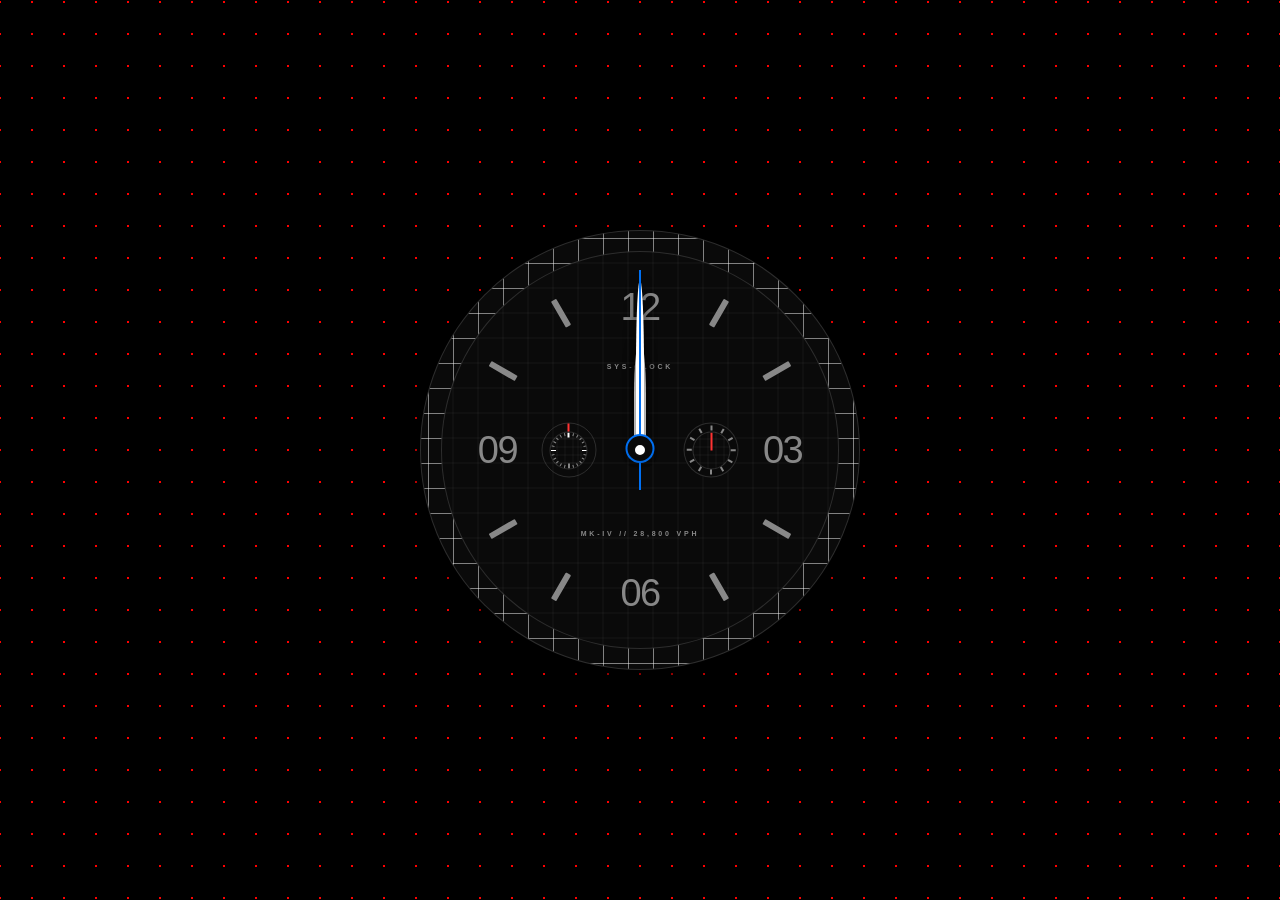
<file: index.html>
<!DOCTYPE html>
<html lang="en">
<head>
    <meta charset="UTF-8">
    <meta name="viewport" content="width=device-width, initial-scale=1.0">
    <title>Architectural Clock</title>
    <!-- <link rel="stylesheet" href="./style.css"> -->
     <style>
        :root {
    --bg-dark: #000000; /* Vercel pure black */
    --clock-bg: #0a0a0a; /* Elevated dark grey for subtle contrast */
    --text-primary: #ffffff;
    --text-muted: #888888; /* Vercel standard muted text */
    --accent: #0070f3; /* Vercel blue */
    --grid: rgba(255, 255, 255, 0.05);
    --grid2: rgba(255, 255, 255, 0.486);
    --track: rgba(255, 255, 255, 0.15);
    --border: rgba(255, 255, 255, 0.14); /* Vercel subtle border */
}

* { 
    box-sizing: border-box; 
    margin: 0; 
    padding: 0; 
}

body {
    background-color: var(--bg-dark);
    /* Vercel subtle dot pattern */
    /* background-image: radial-gradient(rgba(255, 0, 0, 0.12) 1px, transparent 1px); */
    background-image: radial-gradient(rgb(255, 0, 0) 1px, transparent 1px);
    background-size: 32px 32px;
    background-position: center center;
    display: flex;
    justify-content: center;
    align-items: center;
    min-height: 100vh;
    font-family: 'Inter', sans-serif;
    overflow: hidden;
}

.container {
    display: flex;
    justify-content: center;
    align-items: center;
    width: 100%;
    height: 100%;
}

.clock-case {
    font-size: 10px; /* Base scaling unit */
    width: 44em;
    height: 44em;
    border-radius: 50%;
    background: var(--clock-bg);
    border: 1px solid var(--border);
    /* Soft ambient shadow standard to Vercel dark mode components */
    box-shadow: 0 8px 30px rgba(0,0,0,0.8);
    position: relative;
    display: flex;
    justify-content: center;
    align-items: center;
    padding: 2em; /* creates the outer bezel thickness */
    overflow: hidden;
}

.clock-case::before {
    content: '';
    position: absolute;
    width: 150%;
    height: 150%;
    top: -25%;
    left: -25%;
    background-image: 
        linear-gradient(var(--grid2) 1px, transparent 1px),
        linear-gradient(90deg, var(--grid2) 1px, transparent 1px);
    background-size: 2.5em 2.5em;
    background-position: center center;
    z-index: 0;
    transform: rotate(var(--case-rotate, 0deg));
    transition: transform 0.1s ease-out;
}

@media (max-width: 500px) {
    .clock-case { font-size: calc(90vw / 44); }
}
@media (max-height: 500px) {
    .clock-case { font-size: min(calc(90vw / 44), calc(90vh / 44)); }
}

.clock-face {
    width: 100%;
    height: 100%;
    border-radius: 50%;
    position: relative;
    /* Clean inner grid */
    background-color: var(--clock-bg);
    background-image: 
        linear-gradient(var(--grid) 1px, transparent 1px),
        linear-gradient(90deg, var(--grid) 1px, transparent 1px);
    background-size: 2.5em 2.5em;
    background-position: center center;
    border: 1px solid var(--border);
    box-shadow: none; /* Flat design */
    overflow: hidden;
    z-index: 10;
}

.minute-track {
    position: absolute;
    inset: 0;
    border-radius: 50%;
    background: repeating-conic-gradient(
        transparent 0deg,
        transparent calc(6deg - 0.2deg),
        var(--track) calc(6deg - 0.2deg),
        var(--track) 6deg
    );
    -webkit-mask-image: radial-gradient(transparent 96%, black 96.5%, black 100%);
    mask-image: radial-gradient(transparent 96%, black 96.5%, black 100%);
}

/* Beautiful modern typography */
.hour {
    position: absolute;
    font-size: 3.8em;
    font-weight: 500;
    letter-spacing: -0.04em;
    color: var(--text-muted);
    transform: translate(-50%, -50%);
}
.hour-12 { top: 14%; left: 50%; }
.hour-3 { top: 50%; left: 86%; }
.hour-6 { top: 86%; left: 50%; }
.hour-9 { top: 50%; left: 14%; }

/* Minimalist thick markers for the other hours */
.markers {
    position: absolute;
    width: 100%;
    height: 100%;
}
.marker {
    position: absolute;
    width: 0.6em;
    height: 100%;
    left: calc(50% - 0.3em);
    top: 0;
    transform: rotate(calc(var(--i) * 30deg));
}
.marker::before {
    content: '';
    position: absolute;
    top: 2.5em;
    left: 0;
    width: 100%;
    height: 3em;
    background: var(--text-muted);
    border-radius: 0.1em;
}

/* Technical Details */
.tech-text {
    position: absolute;
    left: 50%;
    transform: translateX(-50%);
    font-size: 0.7em;
    font-weight: 600;
    letter-spacing: 0.4em;
    color: var(--text-muted);
}
.tech-text.top { top: 28%; }
.tech-text.bottom { bottom: 28%; }

/* Hands */
.hand {
    position: absolute;
    bottom: 50%;
    left: 0;
    right: 0;
    margin: 0 auto;
    transform-origin: bottom center;
    border-radius: 2px 2px 0 0;
    box-shadow: 0 4px 12px rgba(0,0,0,0.8); /* Crisp UI shadow */
    z-index: 50;
}

.hour-hand {
    width: 1.2em;
    height: 11em;
    border-radius: 10000% 10000% 0% 0%;
    background: var(--text-primary);
    display: flex;
    justify-content: center;
    align-items: flex-start;
}
.hour-ring{
    width: 40%;
    background-color: #0070f3;
    height: 70%;
    border:2px solid #0070f3;
    border-radius: 10000% 10000% 0% 0%;


}

.minute-hand {
    width: 0.8em;
    height: 17em;
    border-radius: 10000% 10000% 0% 0%;
    background: var(--text-primary);
}

.second-hand {
    width: 0.25em;
    height: 22em;
    background: var(--accent);
    bottom: calc(50% - 4em);
    transform-origin: center calc(100% - 4em);
    border-radius: 0;
    box-shadow: none;
    z-index: 55;
}
/* Crosshair counterweight */
.second-hand::after {
    content: '';
    position: absolute;
    bottom: 2.75em;
    left: 50%;
    transform: translateX(-50%);
    width: 2.5em;
    height: 2.5em;
    border-radius: 50%;
    border: 2px solid var(--accent);
    background: var(--clock-bg);
}

.center-pin {
    width: 1.4em;
    height: 1.4em;
    border-radius: 50%;
    background: var(--text-primary);
    border: 2px solid var(--clock-bg);
    position: absolute;
    top: 50%;
    left: 50%;
    transform: translate(-50%, -50%);
    box-shadow: 0 2px 8px rgba(0,0,0,0.5);
    z-index: 100;
}

/* Millisecond Subdial */
.ms-dial {
    position: absolute;
    width: 5.5em;
    height: 5.5em;
    border-radius: 50%;
    border: 1px solid var(--border);
    top: 50%;
    left: 68%;
    transform: translate(-50%, -50%);
    background: var(--clock-bg);
    z-index: 40;
    display: flex;
    justify-content: center;
    align-items: center;
}
.ms-marker {
    position: absolute;
    width: 0.15em;
    height: 100%;
    left: calc(50% - 0.075em);
    top: 0;
    transform: rotate(calc(var(--i) * 30deg));
}
.ms-marker::before {
    content: '';
    position: absolute;
    top: 0.2em;
    left: 0;
    width: 100%;
    height: 0.5em;
    background: var(--text-muted);
}
.ms-spinning-disc {
    width: 3.8em;
    height: 3.8em;
    border-radius: 50%;
    position: relative;
    /* Spinning Grid Pattern */
    background-image: 
        linear-gradient(var(--grid) 1px, transparent 1px),
        linear-gradient(90deg, var(--grid) 1px, transparent 1px);
    background-size: 0.8em 0.8em;
    background-position: center center;
    border: 1px solid var(--border);
    overflow: hidden;
}
.ms-red-marker {
    position: absolute;
    width: 0.15em;
    height: 50%;
    background: #ff3333;
    top: 0;
    left: calc(50% - 0.075em);
}

/* 24-Hour Subdial */
.hr-dial {
    position: absolute;
    width: 5.5em;
    height: 5.5em;
    border-radius: 50%;
    top: 50%;
    left: 32%;
    transform: translate(-50%, -50%);
    z-index: 40;
    display: flex;
    justify-content: center;
    align-items: center;
}
.hr-spinning-ring {
    position: absolute;
    width: 100%;
    height: 100%;
    border-radius: 50%;
    border: 1px solid var(--border);
}
.hr-red-marker {
    position: absolute;
    width: 0.15em;
    height: 0.8em;
    background: #ff3333;
    top: 0;
    left: calc(50% - 0.075em);
}
.hr-inner-disc {
    width: 3.8em;
    height: 3.8em;
    border-radius: 50%;
    position: relative;
    background-image: 
        linear-gradient(var(--grid) 1px, transparent 1px),
        linear-gradient(90deg, var(--grid) 1px, transparent 1px);
    background-size: 0.8em 0.8em;
    background-position: center center;
    border: 1px solid var(--border);
    overflow: hidden;
}
.hr-marker {
    position: absolute;
    width: 0.1em;
    height: 100%;
    left: calc(50% - 0.05em);
    top: 0;
    transform: rotate(calc(var(--i) * 15deg));
}
.hr-marker::before {
    content: '';
    position: absolute;
    top: 0;
    left: 0;
    width: 100%;
    height: 0.3em;
    background: var(--text-muted);
}
.hr-marker.major::before {
    height: 0.5em;
    width: 0.15em;
    left: -0.025em;
    background: var(--text-primary);
}
     </style>
    <!-- <link href="https://fonts.googleapis.com/css2?family=Inter:wght@400;500;600&display=swap" rel="stylesheet"> -->
</head>
<body class="body" id="body">
    <div class="container">
        <div class="clock-case">
            <div class="clock-face">
                <!-- Programmed Grid Pattern -->
                <div class="precision-grid"></div>
                <!-- Razor-thin Minute Track -->
                <div class="minute-track"></div>
                
                <!-- Modern Typography -->
                <div class="hours">
                    <span class="hour hour-12">12</span>
                    <span class="hour hour-3">03</span>
                    <span class="hour hour-6">06</span>
                    <span class="hour hour-9">09</span>
                </div>
                
                <!-- Geometric Markers -->
                <div class="markers">
                    <div class="marker" style="--i:1;"></div>
                    <div class="marker" style="--i:2;"></div>
                    <div class="marker" style="--i:4;"></div>
                    <div class="marker" style="--i:5;"></div>
                    <div class="marker" style="--i:7;"></div>
                    <div class="marker" style="--i:8;"></div>
                    <div class="marker" style="--i:10;"></div>
                    <div class="marker" style="--i:11;"></div>
                </div>

                <!-- Technical Detailing -->
                <div class="tech-text top">SYS-<span id="tech-detail">CLOCK</span></div>
                <div class="tech-text bottom">MK-IV // 28,800 VPH</div>

                <!-- Subdial for milliseconds -->
                <div class="ms-dial">
                    <div class="ms-marker" style="--i:0;"></div>
                    <div class="ms-marker" style="--i:1;"></div>
                    <div class="ms-marker" style="--i:2;"></div>
                    <div class="ms-marker" style="--i:3;"></div>
                    <div class="ms-marker" style="--i:4;"></div>
                    <div class="ms-marker" style="--i:5;"></div>
                    <div class="ms-marker" style="--i:6;"></div>
                    <div class="ms-marker" style="--i:7;"></div>
                    <div class="ms-marker" style="--i:8;"></div>
                    <div class="ms-marker" style="--i:9;"></div>
                    <div class="ms-marker" style="--i:10;"></div>
                    <div class="ms-marker" style="--i:11;"></div>
                    <div class="ms-spinning-disc" id="ms-spinning-disc">
                        <div class="ms-red-marker"></div>
                    </div>
                </div>

                <!-- Subdial for 24 Hour -->
                <div class="hr-dial">
                    <div class="hr-spinning-ring" id="hr-spinning-ring">
                        <div class="hr-red-marker"></div>
                    </div>
                    <div class="hr-inner-disc">
                        <div class="hr-marker major" style="--i:0;"></div>
                        <div class="hr-marker" style="--i:1;"></div>
                        <div class="hr-marker" style="--i:2;"></div>
                        <div class="hr-marker" style="--i:3;"></div>
                        <div class="hr-marker" style="--i:4;"></div>
                        <div class="hr-marker" style="--i:5;"></div>
                        <div class="hr-marker major" style="--i:6;"></div>
                        <div class="hr-marker" style="--i:7;"></div>
                        <div class="hr-marker" style="--i:8;"></div>
                        <div class="hr-marker" style="--i:9;"></div>
                        <div class="hr-marker" style="--i:10;"></div>
                        <div class="hr-marker" style="--i:11;"></div>
                        <div class="hr-marker major" style="--i:12;"></div>
                        <div class="hr-marker" style="--i:13;"></div>
                        <div class="hr-marker" style="--i:14;"></div>
                        <div class="hr-marker" style="--i:15;"></div>
                        <div class="hr-marker" style="--i:16;"></div>
                        <div class="hr-marker" style="--i:17;"></div>
                        <div class="hr-marker major" style="--i:18;"></div>
                        <div class="hr-marker" style="--i:19;"></div>
                        <div class="hr-marker" style="--i:20;"></div>
                        <div class="hr-marker" style="--i:21;"></div>
                        <div class="hr-marker" style="--i:22;"></div>
                        <div class="hr-marker" style="--i:23;"></div>
                    </div>
                </div>

                <!-- Flat Geometric Hands -->
                <div class="hand hour-hand" id="hour-hand">
                    <div class="hour-ring"></div>
                </div>
                <div class="hand minute-hand" id="minute-hand"></div>
                <div class="hand second-hand" id="second-hand"></div>
                
                <div class="center-pin"></div>
            </div>
        </div>
    </div>
    <!-- Script left intentionally to ensure nothing breaks on user side -->
    <!-- <script src="./script.js"></script> -->
     <script>
        let hourHand = document.getElementById("hour-hand")
let minuteHand = document.getElementById("minute-hand")
let secondHand = document.getElementById("second-hand")
let msSpinningDisc = document.getElementById("ms-spinning-disc")
let hrSpinningRing = document.getElementById("hr-spinning-ring")
let clockCase = document.querySelector(".clock-case")
        let detail = document.getElementById('tech-detail')

let stopwatch

let startClock = ()=>{
    let second = Temporal.Now.plainTimeISO('Asia/Kolkata').second 
    let secondmove = second * 6
    secondHand.style.rotate = `${secondmove}deg`

    let minute = Temporal.Now.plainTimeISO('Asia/Kolkata').minute
    let minutemove = minute * 6
    minuteHand.style.rotate = `${minutemove}deg`

    let hour = Temporal.Now.plainTimeISO('Asia/Kolkata').hour
    let hourmove = (hour * 30) + (minute * 0.5)
    hourHand.style.rotate = `${hourmove}deg`
    // console.log(hour,hourmove)

    let rawMs = Temporal.Now.plainTimeISO('Asia/Kolkata').millisecond
    let ms = Math.floor(rawMs / 100) * 100
    let msmove = ms * 0.36
    msSpinningDisc.style.rotate = `${msmove}deg`

    let hr24 = Temporal.Now.plainTimeISO('Asia/Kolkata').hour
    let min24 = Temporal.Now.plainTimeISO('Asia/Kolkata').minute
    let hr24move = (hr24 * 15) + (min24 * 0.25)
    if(hrSpinningRing) hrSpinningRing.style.rotate = `${hr24move}deg`

    if(clockCase) clockCase.style.setProperty('--case-rotate', `-${secondmove}deg`)
}
function startTimeColorPattern() {
    // Run exactly every 1 second
    setInterval(() => {
        const now = new Date();
        const h = now.getHours();   // 0-23
        const m = now.getMinutes(); // 0-59
        const s = now.getSeconds(); // 0-59

        // Map time variables to the 0-255 RGB spectrum uniquely
        const r = Math.round((h / 23) * 255);
        const g = Math.round((m / 59) * 255);
        const b = Math.round((s / 59) * 255);

        // Apply it directly to your Vercel dot pattern
        // Keeping your 0.12 opacity (See note below regarding decoding)
        document.body.style.backgroundImage = 
            `radial-gradient(rgba(${r}, ${g}, ${b}) 1px, transparent 1px)`;
        
    }, 1000);
}
let clockInterval;
// Add the event listener to the body
document.body.addEventListener('keydown', (event) => {
    // Check if the pressed key is 's' or 'S'
    if (event.key === 's' || event.key === 'S') {
        executeMyFunction();
    }
});

// The function you want to execute
function executeMyFunction() {
    clearInterval(stopwatch)
    detail.innerText = "STOPED"
      clearInterval(clockInterval)
    }
document.body.addEventListener('keydown', (event) => {
    // Check if the pressed key is 's' or 'S'
    if (event.key === 't' || event.key === 'T') {
        executeClock();
    }
});

// The function you want to execute
function executeClock() {
    clearInterval(stopwatch)
    detail.innerText = "CLOCK"
      clearInterval(clockInterval)
clockInterval = setInterval(startClock,1)
startTimeColorPattern();


    }


let tapCount = 0;

document.body.addEventListener("click", (event) => {
    tapCount++;
    
    switch (tapCount) {
        case 1:
            // mimics 'T' or 't' (Start Clock)
            executeClock();
            break;
        case 2:
            // mimics 'S' or 's' (Stop Clock)
            executeMyFunction();
            break;
        case 3:
            // mimics 'U' or 'u' (Stopwatch Stop)
            stopwatchStop();
            break;
        case 4:
            // mimics 'I' or 'i' (Stopwatch Start)
            stopwatchStart();
            break;
        case 5:
            // mimics 'S' or 's' (Stop Clock)
            executeMyFunction();
            break;
        case 6:
            // mimics 'U' or 'u' (Stopwatch Stop)
            stopwatchStop();
            tapCount = 0; 
            break;
    }
});

document.body.addEventListener("keydown",(event)=>{
    if(event.key == "u" || event.key == "U"){
        stopwatchStop()
        // clockCase
    }
})
document.body.addEventListener("keydown",(event)=>{
    if(event.key == "i" || event.key == "I"){
        stopwatchStart()
        // clockCase
    }
})
// Initialize the pattern

function stopwatchStop(){
    clearInterval(stopwatch)
    executeMyFunction()
        detail.innerText = "STOPWATCH"
        hourHand.style.rotate = '0deg'
        minuteHand.style.rotate = "0deg"
        secondHand.style.rotate = '0deg'
        msSpinningDisc.style.rotate = '0deg'
        hrSpinningRing.style.rotate = '0deg'
}
function stopwatchStart() {
    // 1. Clear any existing intervals so they don't stack
    clearInterval(stopwatch); 

    // 2. Record the exact time the stopwatch started
    const startTime = Date.now(); 

    // 3. Run the interval. 
    // We can run it every 16ms (which is ~60 frames per second).
    // Because we calculate the actual time difference, it will be perfectly accurate!
    stopwatch = setInterval(() => {
        // Calculate the exact real milliseconds that have passed
        let elapsedTime = Date.now() - startTime; 

        // --- THE FAST HAND (1 revolution per second) ---
        // Your math: 0.36 degrees per ms = 360 degrees per 1000ms
        // Using % 1000 resets the hand perfectly every second without resetting our main timer
        let secondMove = (elapsedTime % 1000) * 0.36;
        secondHand.style.rotate = `${secondMove}deg`;

        // --- THE 60-SECOND HAND ---
        // 360 degrees / 60000 ms (1 minute) = 0.006 degrees per millisecond.
        // This ensures a perfectly smooth sweep across the whole 60 seconds!
        let minuteMove = elapsedTime * 0.006;
        minuteHand.style.rotate = `${minuteMove}deg`;

        let hourMove = (elapsedTime / 60000) * 30;
    hourHand.style.rotate = `${hourMove}deg`;

    }, 16); 
}

     </script>
</body>
</html>
</file>
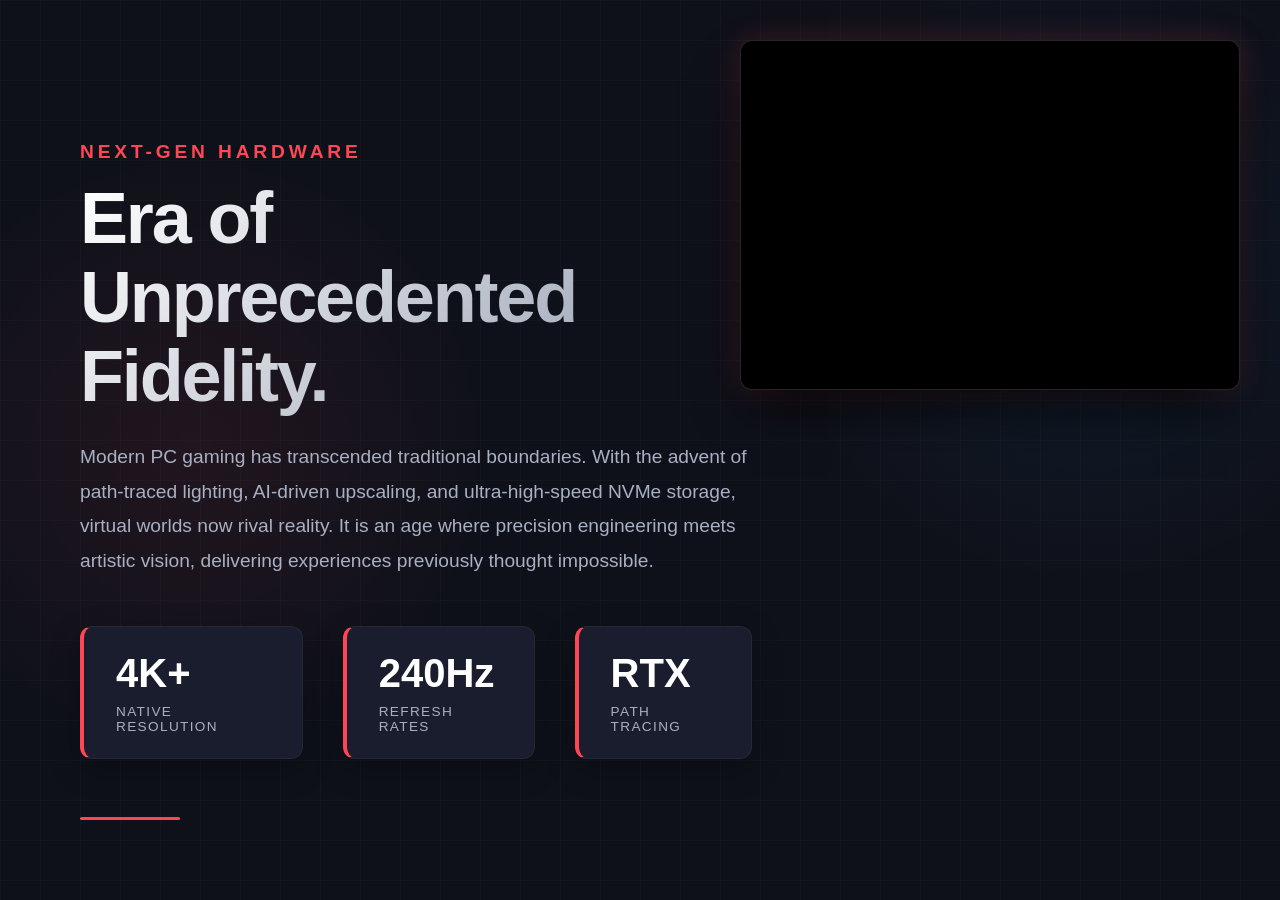
<file: frame.html>
<!DOCTYPE html>
<html lang="en">
<head>
    <meta charset="UTF-8">
    <meta name="viewport" content="width=device-width, initial-scale=1.0">
    <title>Modern PC Gaming</title>
    <style>
        :root {
            --bg-color: #0f111a;
            --text-primary: #e4e6eb;
            --text-secondary: #a8b0c3;
            --accent: #ff4655; /* Vibrant red accent */
            --accent-glow: rgba(255, 70, 85, 0.2);
            --card-bg: #1a1d2d;
            --border: rgba(255, 255, 255, 0.05);
        }

        * {
            box-sizing: border-box;
            margin: 0;
            padding: 0;
        }

        body {
            background-color: var(--bg-color);
            color: var(--text-primary);
            font-family: 'Inter', 'Segoe UI', Roboto, Helvetica, Arial, sans-serif;
            width: 100%;
            height: 100vh;
            overflow: hidden; /* non-scrollable */
            display: flex;
            flex-direction: column;
            justify-content: center;
            padding: 5rem;
            position: relative;
            background-image: 
                radial-gradient(circle at 15% 50%, rgba(255, 70, 85, 0.08), transparent 25%),
                radial-gradient(circle at 85% 30%, rgba(0, 162, 255, 0.08), transparent 25%);
        }

        /* Ambient background grid */
        body::before {
            content: '';
            position: absolute;
            inset: 0;
            background-image: linear-gradient(rgba(255,255,255,0.02) 1px, transparent 1px),
                              linear-gradient(90deg, rgba(255,255,255,0.02) 1px, transparent 1px);
            background-size: 40px 40px;
            z-index: 0;
            pointer-events: none;
        }

        .content {
            max-width: 60%;
            z-index: 10;
        }

        h1 {
            font-size: 4.5rem;
            font-weight: 800;
            margin-bottom: 1.5rem;
            line-height: 1.1;
            letter-spacing: -0.03em;
            background: linear-gradient(135deg, #ffffff, #8b95a8);
            -webkit-background-clip: text;
            -webkit-text-fill-color: transparent;
        }

        h2 {
            font-size: 1.2rem;
            color: var(--accent);
            text-transform: uppercase;
            letter-spacing: 0.2em;
            margin-bottom: 1rem;
            font-weight: 600;
        }

        p {
            font-size: 1.2rem;
            line-height: 1.8;
            color: var(--text-secondary);
            margin-bottom: 3rem;
            max-width: 700px;
        }

        .stats {
            display: flex;
            gap: 2.5rem;
        }

        .stat-card {
            background: var(--card-bg);
            padding: 1.5rem 2rem;
            border-radius: 12px;
            border: 1px solid var(--border);
            border-left: 4px solid var(--accent);
            box-shadow: 0 10px 30px rgba(0,0,0,0.3);
            backdrop-filter: blur(10px);
        }

        .stat-value {
            font-size: 2.5rem;
            font-weight: 700;
            color: #fff;
            margin-bottom: 0.5rem;
            font-variant-numeric: tabular-nums;
        }

        .stat-label {
            font-size: 0.85rem;
            color: var(--text-secondary);
            text-transform: uppercase;
            letter-spacing: 0.1em;
        }

        /* Iframe positioned top right */
        .preview-iframe {
            position: absolute;
            top: 40px;
            right: 40px;
            width: 500px;
            height: 350px;
            border: 1px solid rgba(255, 255, 255, 0.15);
            border-radius: 12px;
            background: #000;
            box-shadow: 0 25px 50px -12px rgba(0,0,0,0.8), 0 0 30px var(--accent-glow);
            z-index: 50;
            transition: transform 0.3s ease;
        }

        .preview-iframe:hover {
            transform: scale(1.02) translateY(-5px);
            border-color: rgba(255, 255, 255, 0.3);
        }
        
        .decorative-line {
            position: absolute;
            left: 5rem;
            bottom: 5rem;
            width: 100px;
            height: 3px;
            background: var(--accent);
            border-radius: 2px;
        }
    </style>
</head>
<body>

    <!-- Embedded clock project in the top right -->
    <iframe class="preview-iframe" src="http://192.168.29.178:8090" title="Widget Preview"></iframe>
    

    <div class="content">
        <h2>Next-Gen Hardware</h2>
        <h1>Era of Unprecedented Fidelity.</h1>
        <p>
            Modern PC gaming has transcended traditional boundaries. With the advent of path-traced lighting, AI-driven upscaling, and ultra-high-speed NVMe storage, virtual worlds now rival reality. It is an age where precision engineering meets artistic vision, delivering experiences previously thought impossible.
        </p>
        
        <div class="stats">
            <div class="stat-card">
                <div class="stat-value">4K+</div>
                <div class="stat-label">Native Resolution</div>
            </div>
            <div class="stat-card">
                <div class="stat-value">240Hz</div>
                <div class="stat-label">Refresh Rates</div>
            </div>
            <div class="stat-card">
                <div class="stat-value">RTX</div>
                <div class="stat-label">Path Tracing</div>
                
            </div>
        </div>
    </div>
    
    <div class="decorative-line"></div>

</body>
</html>
</file>
<file: style.css>
:root {
    --bg-dark: #000000; /* Vercel pure black */
    --clock-bg: #0a0a0a; /* Elevated dark grey for subtle contrast */
    --text-primary: #ffffff;
    --text-muted: #888888; /* Vercel standard muted text */
    --accent: #0070f3; /* Vercel blue */
    --grid: rgba(255, 255, 255, 0.05);
    --track: rgba(255, 255, 255, 0.15);
    --border: rgba(255, 255, 255, 0.14); /* Vercel subtle border */
}

* { 
    box-sizing: border-box; 
    margin: 0; 
    padding: 0; 
}

body {
    background-color: var(--bg-dark);
    /* Vercel subtle dot pattern */
    background-image: radial-gradient(rgba(255, 255, 255, 0.12) 1px, transparent 1px);
    background-size: 32px 32px;
    background-position: center center;
    display: flex;
    justify-content: center;
    align-items: center;
    min-height: 100vh;
    font-family: 'Inter', sans-serif;
    overflow: hidden;
}

.container {
    display: flex;
    justify-content: center;
    align-items: center;
    width: 100%;
    height: 100%;
}

.clock-case {
    font-size: 10px; /* Base scaling unit */
    width: 44em;
    height: 44em;
    border-radius: 50%;
    background: var(--clock-bg);
    border: 1px solid var(--border);
    /* Soft ambient shadow standard to Vercel dark mode components */
    box-shadow: 0 8px 30px rgba(0,0,0,0.8);
    position: relative;
    display: flex;
    justify-content: center;
    align-items: center;
    padding: 2em; /* creates the outer bezel thickness */
}

@media (max-width: 500px) {
    .clock-case { font-size: calc(90vw / 44); }
}
@media (max-height: 500px) {
    .clock-case { font-size: min(calc(90vw / 44), calc(90vh / 44)); }
}

.clock-face {
    width: 100%;
    height: 100%;
    border-radius: 50%;
    position: relative;
    /* Clean inner grid */
    background-image: 
        linear-gradient(var(--grid) 1px, transparent 1px),
        linear-gradient(90deg, var(--grid) 1px, transparent 1px);
    background-size: 2.5em 2.5em;
    background-position: center center;
    border: 1px solid var(--border);
    box-shadow: none; /* Flat design */
    overflow: hidden;
}

.minute-track {
    position: absolute;
    inset: 0;
    border-radius: 50%;
    background: repeating-conic-gradient(
        transparent 0deg,
        transparent calc(6deg - 0.2deg),
        var(--track) calc(6deg - 0.2deg),
        var(--track) 6deg
    );
    -webkit-mask-image: radial-gradient(transparent 96%, black 96.5%, black 100%);
    mask-image: radial-gradient(transparent 96%, black 96.5%, black 100%);
}

/* Beautiful modern typography */
.hour {
    position: absolute;
    font-size: 3.8em;
    font-weight: 500;
    letter-spacing: -0.04em;
    color: var(--text-muted);
    transform: translate(-50%, -50%);
}
.hour-12 { top: 14%; left: 50%; }
.hour-3 { top: 50%; left: 86%; }
.hour-6 { top: 86%; left: 50%; }
.hour-9 { top: 50%; left: 14%; }

/* Minimalist thick markers for the other hours */
.markers {
    position: absolute;
    width: 100%;
    height: 100%;
}
.marker {
    position: absolute;
    width: 0.6em;
    height: 100%;
    left: calc(50% - 0.3em);
    top: 0;
    transform: rotate(calc(var(--i) * 30deg));
}
.marker::before {
    content: '';
    position: absolute;
    top: 2.5em;
    left: 0;
    width: 100%;
    height: 3em;
    background: var(--text-muted);
    border-radius: 0.1em;
}

/* Technical Details */
.tech-text {
    position: absolute;
    left: 50%;
    transform: translateX(-50%);
    font-size: 0.7em;
    font-weight: 600;
    letter-spacing: 0.4em;
    color: var(--text-muted);
}
.tech-text.top { top: 28%; }
.tech-text.bottom { bottom: 28%; }

/* Hands */
.hand {
    position: absolute;
    bottom: 50%;
    left: 0;
    right: 0;
    margin: 0 auto;
    transform-origin: bottom center;
    border-radius: 2px 2px 0 0;
    box-shadow: 0 4px 12px rgba(0,0,0,0.8); /* Crisp UI shadow */
    z-index: 50;
}

.hour-hand {
    width: 1.2em;
    height: 11em;
    background: var(--text-primary);
}

.minute-hand {
    width: 0.8em;
    height: 17em;
    background: var(--text-primary);
}

.second-hand {
    width: 0.25em;
    height: 22em;
    background: var(--accent);
    bottom: calc(50% - 4em);
    transform-origin: center calc(100% - 4em);
    border-radius: 0;
    box-shadow: none;
    z-index: 55;
}
/* Crosshair counterweight */
.second-hand::after {
    content: '';
    position: absolute;
    bottom: 2.75em;
    left: 50%;
    transform: translateX(-50%);
    width: 2.5em;
    height: 2.5em;
    border-radius: 50%;
    border: 2px solid var(--accent);
    background: var(--clock-bg);
}

.center-pin {
    width: 1.4em;
    height: 1.4em;
    border-radius: 50%;
    background: var(--text-primary);
    border: 2px solid var(--clock-bg);
    position: absolute;
    top: 50%;
    left: 50%;
    transform: translate(-50%, -50%);
    box-shadow: 0 2px 8px rgba(0,0,0,0.5);
    z-index: 100;
}
</file>
